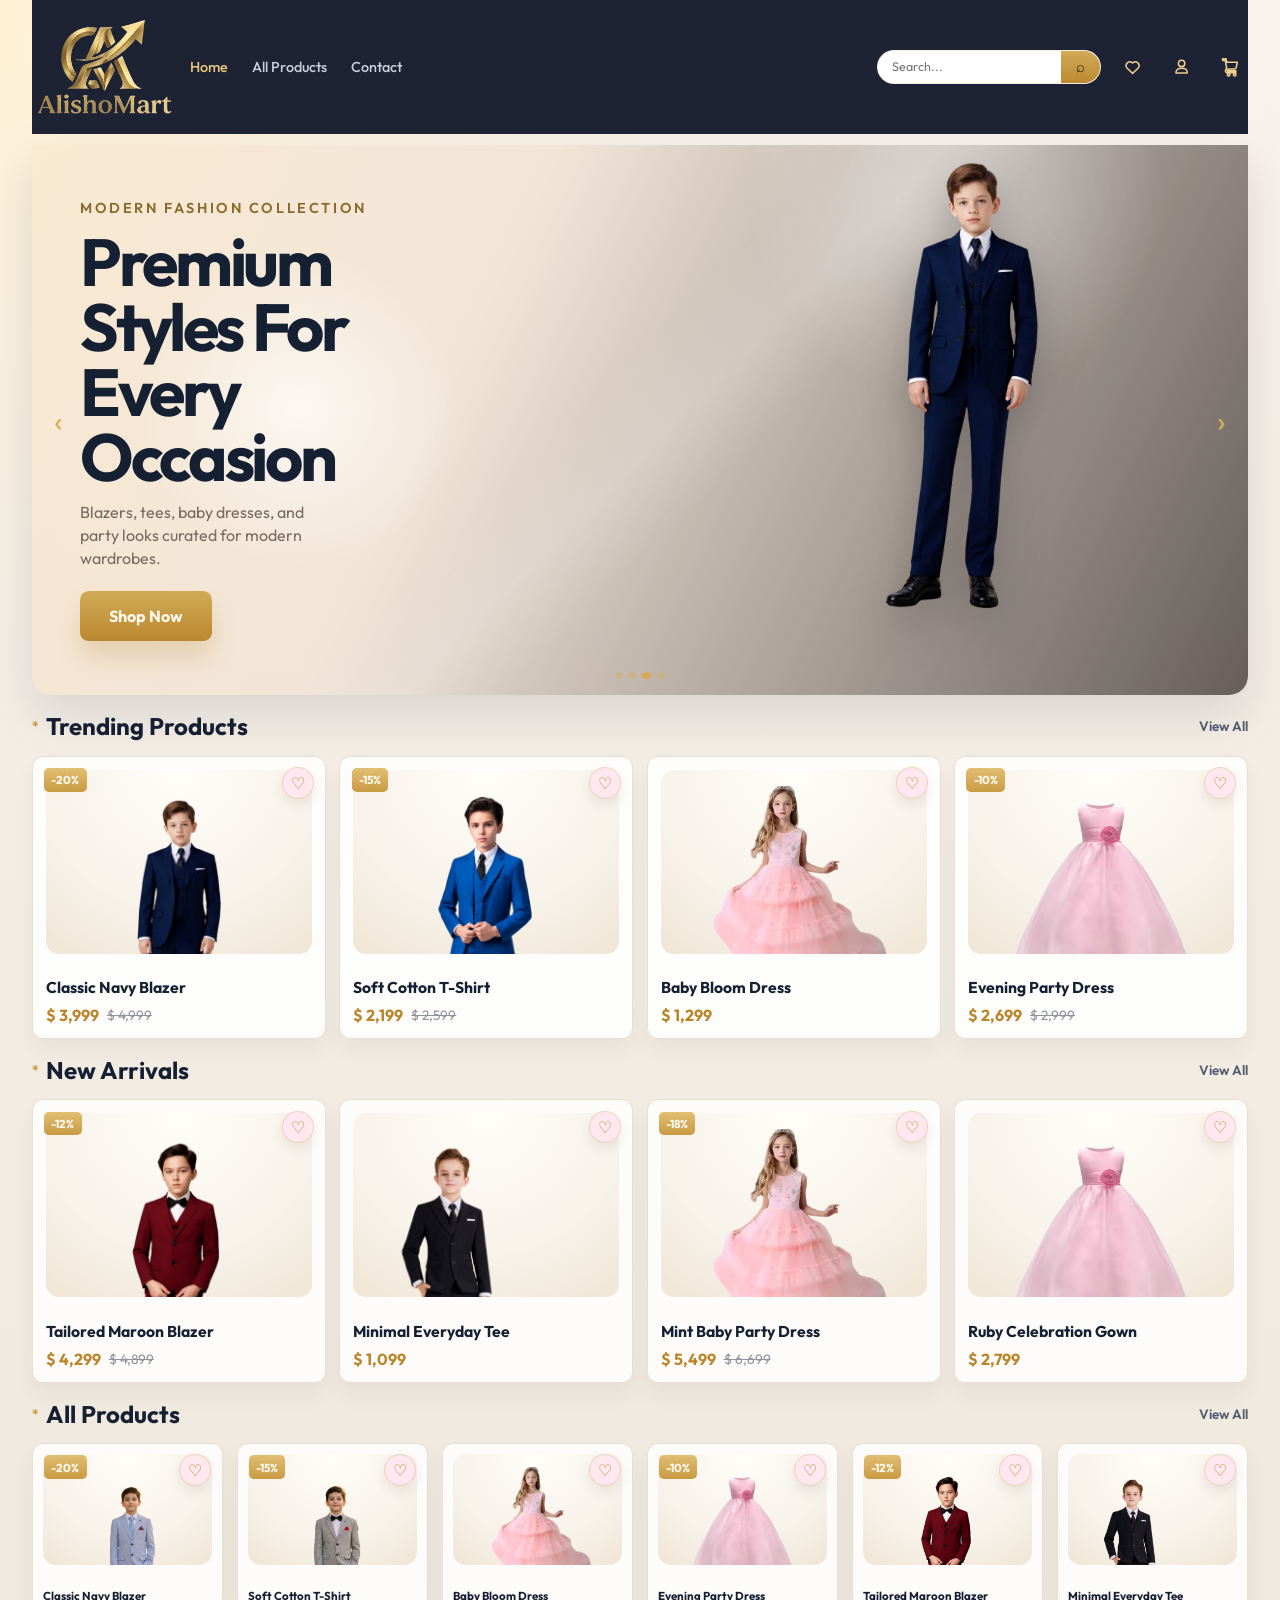
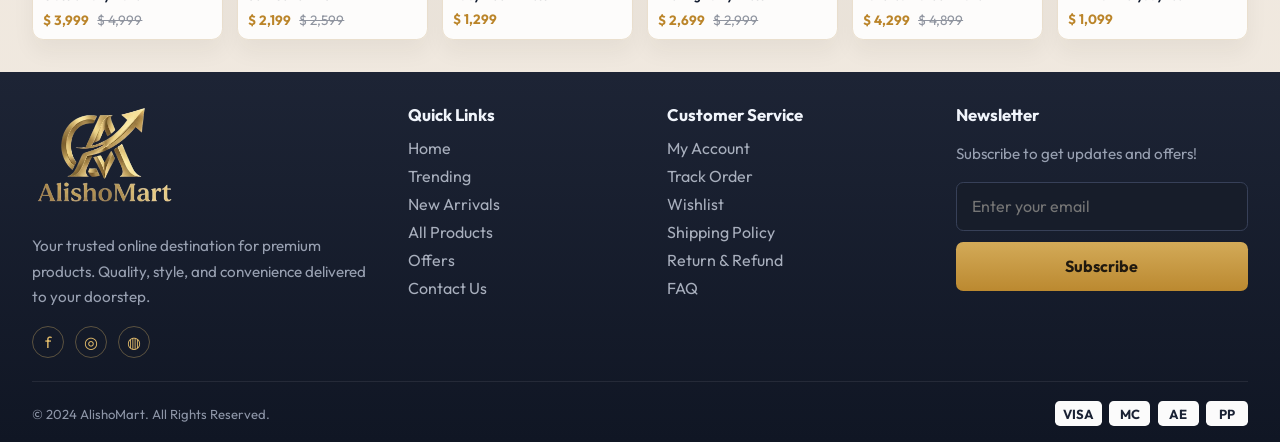
<file: index.html>
<!DOCTYPE html>
<html lang="en">
<head>
  <meta charset="UTF-8">
  <meta name="viewport" content="width=device-width, initial-scale=1.0">
  <title>AlishoMart | Modern Ecommerce Template</title>
  <link rel="preconnect" href="https://fonts.googleapis.com">
  <link rel="preconnect" href="https://fonts.gstatic.com" crossorigin>
  <link href="https://fonts.googleapis.com/css2?family=Outfit:wght@300;400;500;600;700;800&display=swap" rel="stylesheet">
  <link rel="stylesheet" href="styles.css">
</head>
<body>
  <div class="site-shell">
    <header class="site-header">
      <div class="brand-row container">
        <a class="brand brand-logo" href="/" aria-label="AlishoMart home">
          <img src="AlishomartLogo.png" alt="AlishoMart">
        </a>
        <form class="search-bar nav-search" action="#" method="get">
          <label class="sr-only" for="search-mobile">Search products</label>
          <input id="search-mobile" type="search" placeholder="Search..." aria-label="Search products">
          <button type="submit" aria-label="Search">
            <span>&#8981;</span>
          </button>
        </form>
        <div class="nav-wrap">
          
          <nav class="site-nav" aria-label="Primary">
            <a class="active" href="/gemini/home.html">Home</a>
      
            <a href="/allproducts">All Products</a>

            <a href="/contact">Contact</a>
          </nav>
          <form class="search-bar nav-search" action="#" method="get">
            <label class="sr-only" for="search-desktop">Search products</label>
            <input id="search-desktop" type="search" placeholder="Search..." aria-label="Search products">
            <button type="submit" aria-label="Search">
              <span>&#8981;</span>
            </button>
          </form>
        </div>
        <div class="header-actions" aria-label="Quick actions">
          <a href="#" aria-label="Wishlist">
            <svg viewBox="0 0 24 24" aria-hidden="true">
              <path d="M12 20.5 4.6 13.4A4.8 4.8 0 0 1 11.5 7l.5.6.5-.6a4.8 4.8 0 0 1 6.9 6.4L12 20.5Z"></path>
            </svg>
          </a>
          <a href="#" aria-label="Account">
            <svg viewBox="0 0 24 24" aria-hidden="true">
              <path d="M12 12a4 4 0 1 0-4-4 4 4 0 0 0 4 4Zm0 2c-4.2 0-7 2.1-7 5v1h14v-1c0-2.9-2.8-5-7-5Z"></path>
            </svg>
          </a>
          <a href="#" aria-label="Cart">
            <svg viewBox="0 0 24 24" aria-hidden="true">
              <path d="M7 6h13l-1.3 6.2a2 2 0 0 1-2 1.6H9.2L8.4 16h9.8v2H8.1a1.8 1.8 0 0 1-1.8-2.2L7.6 12 6 4H3V2h4l.7 4ZM10 22a1.5 1.5 0 1 1 0-3 1.5 1.5 0 0 1 0 3Zm7 0a1.5 1.5 0 1 1 0-3 1.5 1.5 0 0 1 0 3Z"></path>
            </svg>
          </a>
        </div>
      </div>
    </header>

    <main>
      <section class="hero">
        <div class="container hero-card">
          <div class="hero-copy">
            <p class="eyebrow">Modern Fashion Collection</p>
            <h1>Premium Styles For Every Occasion</h1>
            <p>Blazers, tees, baby dresses, and party looks curated for modern wardrobes.</p>
            <a class="cta-button" href="#">Shop Now</a>
          </div>

          <div class="hero-visual" aria-hidden="true">
            <img class="hero-model hero-feature" src="Kids/Blazer/Navy_Blue-removebg-preview.png" alt="Kids party dress">
          </div>

          <button class="hero-arrow prev" type="button" aria-label="Previous slide">&#8249;</button>
          <button class="hero-arrow next" type="button" aria-label="Next slide">&#8250;</button>

          <div class="hero-dots" aria-label="Slider pagination">
            <span></span>
            <span></span>
            <span class="active"></span>
            <span></span>
          </div>
        </div>
      </section>

      <section class="catalog-section trending-section container">
        <div class="section-header">
          <h2>Trending Products</h2>
          <a href="#">View All</a>
        </div>

        <div class="product-grid">
          <article class="product-card">
            <div class="badge">-20%</div>
            <button class="fav" type="button" aria-label="Save product">&#9825;</button>
            <div class="product-media">
              <img src="Kids/Blazer/Navy_Blue-removebg-preview.png" alt="Classic navy blazer for kids">
            </div>
            <div class="product-actions">
              <a href="#">Add to cart</a>
              <a href="#">Order Now</a>
            </div>
            <h3>Classic Navy Blazer</h3>
            <p class="price"><strong>$ 3,999</strong> <span>$ 4,999</span></p>
          </article>

          <article class="product-card">
            <div class="badge">-15%</div>
            <button class="fav" type="button" aria-label="Save product">&#9825;</button>
            <div class="product-media">
              <img src="Kids/Blazer/Royal_Blue-removebg-preview.png" alt="Royal blue kids blazer">
            </div>
            <div class="product-actions">
              <a href="#">Add to cart</a>
              <a href="#">Order Now</a>
            </div>
            <h3>Soft Cotton T-Shirt</h3>
            <p class="price"><strong>$ 2,199</strong> <span>$ 2,599</span></p>
          </article>

          <article class="product-card">
            <button class="fav" type="button" aria-label="Save product">&#9825;</button>
            <div class="product-media">
              <img src="Kids/pd1.png" alt="Baby bloom dress">
            </div>
            <div class="product-actions">
              <a href="#">Add to cart</a>
              <a href="#">Order Now</a>
            </div>
            <h3>Baby Bloom Dress</h3>
            <p class="price"><strong>$ 1,299</strong></p>
          </article>

          <article class="product-card">
            <div class="badge">-10%</div>
            <button class="fav" type="button" aria-label="Save product">&#9825;</button>
            <div class="product-media">
              <img src="Kids/pd2.png" alt="Evening party dress for kids">
            </div>
            <div class="product-actions">
              <a href="#">Add to cart</a>
              <a href="#">Order Now</a>
            </div>
            <h3>Evening Party Dress</h3>
            <p class="price"><strong>$ 2,699</strong> <span>$ 2,999</span></p>
          </article>
        </div>
      </section>

      <section class="catalog-section container">
        <div class="section-header">
          <h2>New Arrivals</h2>
          <a href="#">View All</a>
        </div>

        <div class="product-grid">
          <article class="product-card">
            <div class="badge">-12%</div>
            <button class="fav" type="button" aria-label="Save product">&#9825;</button>
            <div class="product-media">
              <img src="Kids/Blazer/Maroon-removebg-preview.png" alt="Tailored maroon blazer for kids">
            </div>
            <div class="product-actions">
              <a href="#">Add to cart</a>
              <a href="#">Order Now</a>
            </div>
            <h3>Tailored Maroon Blazer</h3>
            <p class="price"><strong>$ 4,299</strong> <span>$ 4,899</span></p>
          </article>

          <article class="product-card">
            <button class="fav" type="button" aria-label="Save product">&#9825;</button>
            <div class="product-media">
              <img src="Kids/Blazer/black-removebg-preview.png" alt="Minimal everyday top in black">
            </div>
            <div class="product-actions">
              <a href="#">Add to cart</a>
              <a href="#">Order Now</a>
            </div>
            <h3>Minimal Everyday Tee</h3>
            <p class="price"><strong>$ 1,099</strong></p>
          </article>

          <article class="product-card">
            <div class="badge">-18%</div>
            <button class="fav" type="button" aria-label="Save product">&#9825;</button>
            <div class="product-media">
              <img src="Kids/pd1.png" alt="Mint baby party dress">
            </div>
            <div class="product-actions">
              <a href="#">Add to cart</a>
              <a href="#">Order Now</a>
            </div>
            <h3>Mint Baby Party Dress</h3>
            <p class="price"><strong>$ 5,499</strong> <span>$ 6,699</span></p>
          </article>

          <article class="product-card">
            <button class="fav" type="button" aria-label="Save product">&#9825;</button>
            <div class="product-media">
              <img src="Kids/pd2.png" alt="Ruby celebration gown for kids">
            </div>
            <div class="product-actions">
              <a href="#">Add to cart</a>
              <a href="#">Order Now</a>
            </div>
            <h3>Ruby Celebration Gown</h3>
            <p class="price"><strong>$ 2,799</strong></p>
          </article>
        </div>
      </section>

      <section class="catalog-section all-products-section container">
        <div class="section-header">
          <h2>All Products</h2>
          <a href="#">View All</a>
        </div>

        <div class="product-grid compact">
          <article class="product-card compact-card">
            <div class="badge">-20%</div>
            <button class="fav" type="button" aria-label="Save product">&#9825;</button>
            <div class="product-media">
              <img src="Kids/Blazer/boy_standing_beside_table-removebg-preview.png" alt="Classic navy blazer for kids">
            </div>
            <div class="product-actions">
              <a href="#">Add to cart</a>
              <a href="#">Order Now</a>
            </div>
            <h3>Classic Navy Blazer</h3>
            <p class="price"><strong>$ 3,999</strong> <span>$ 4,999</span></p>
          </article>

          <article class="product-card compact-card">
            <div class="badge">-15%</div>
            <button class="fav" type="button" aria-label="Save product">&#9825;</button>
            <div class="product-media">
              <img src="Kids/Blazer/boy_standing_on_the_street_park-removebg-preview.png" alt="Soft cotton top for kids">
            </div>
            <div class="product-actions">
              <a href="#">Add to cart</a>
              <a href="#">Order Now</a>
            </div>
            <h3>Soft Cotton T-Shirt</h3>
            <p class="price"><strong>$ 2,199</strong> <span>$ 2,599</span></p>
          </article>

          <article class="product-card compact-card">
            <button class="fav" type="button" aria-label="Save product">&#9825;</button>
            <div class="product-media">
              <img src="Kids/pd1.png" alt="Baby bloom dress">
            </div>
            <div class="product-actions">
              <a href="#">Add to cart</a>
              <a href="#">Order Now</a>
            </div>
            <h3>Baby Bloom Dress</h3>
            <p class="price"><strong>$ 1,299</strong></p>
          </article>

          <article class="product-card compact-card">
            <div class="badge">-10%</div>
            <button class="fav" type="button" aria-label="Save product">&#9825;</button>
            <div class="product-media">
              <img src="Kids/pd2.png" alt="Evening party dress for kids">
            </div>
            <div class="product-actions">
              <a href="#">Add to cart</a>
              <a href="#">Order Now</a>
            </div>
            <h3>Evening Party Dress</h3>
            <p class="price"><strong>$ 2,699</strong> <span>$ 2,999</span></p>
          </article>

          <article class="product-card compact-card">
            <div class="badge">-12%</div>
            <button class="fav" type="button" aria-label="Save product">&#9825;</button>
            <div class="product-media">
              <img src="Kids/Blazer/Maroon-removebg-preview.png" alt="Tailored maroon blazer for kids">
            </div>
            <div class="product-actions">
              <a href="#">Add to cart</a>
              <a href="#">Order Now</a>
            </div>
            <h3>Tailored Maroon Blazer</h3>
            <p class="price"><strong>$ 4,299</strong> <span>$ 4,899</span></p>
          </article>

          <article class="product-card compact-card">
            <button class="fav" type="button" aria-label="Save product">&#9825;</button>
            <div class="product-media">
              <img src="Kids/Blazer/black-removebg-preview.png" alt="Minimal everyday top in black">
            </div>
            <div class="product-actions">
              <a href="#">Add to cart</a>
              <a href="#">Order Now</a>
            </div>
            <h3>Minimal Everyday Tee</h3>
            <p class="price"><strong>$ 1,099</strong></p>
          </article>
        </div>
      </section>
    </main>

    <footer class="site-footer">
      <div class="container footer-grid">
        <div>
          <a class="brand brand-logo footer-brand" href="#">
            <img src="AlishomartLogo.png" alt="AlishoMart">
          </a>
          <p class="footer-copy">Your trusted online destination for premium products. Quality, style, and convenience delivered to your doorstep.</p>
          <div class="socials">
            <a href="#" aria-label="Facebook">f</a>
            <a href="#" aria-label="Instagram">&#9678;</a>
            <a href="#" aria-label="TikTok">&#9677;</a>
          </div>
        </div>

        <div>
          <h3>Quick Links</h3>
          <ul>
            <li><a href="#">Home</a></li>
            <li><a href="#">Trending</a></li>
            <li><a href="#">New Arrivals</a></li>
            <li><a href="#">All Products</a></li>
            <li><a href="#">Offers</a></li>
            <li><a href="#">Contact Us</a></li>
          </ul>
        </div>

        <div>
          <h3>Customer Service</h3>
          <ul>
            <li><a href="#">My Account</a></li>
            <li><a href="#">Track Order</a></li>
            <li><a href="#">Wishlist</a></li>
            <li><a href="#">Shipping Policy</a></li>
            <li><a href="#">Return & Refund</a></li>
            <li><a href="#">FAQ</a></li>
          </ul>
        </div>

        <div>
          <h3>Newsletter</h3>
          <p class="newsletter-copy">Subscribe to get updates and offers!</p>
          <form class="newsletter" action="#" method="post">
            <label class="sr-only" for="newsletter-email">Email address</label>
            <input id="newsletter-email" type="email" placeholder="Enter your email">
            <button type="submit">Subscribe</button>
          </form>
        </div>
      </div>

      <div class="footer-bottom container">
        <p>&copy; 2024 AlishoMart. All Rights Reserved.</p>
        <div class="payments" aria-label="Payment methods">
          <span>VISA</span>
          <span>MC</span>
          <span>AE</span>
          <span>PP</span>
        </div>
      </div>
    </footer>
  </div>
</body>
</html>
</file>
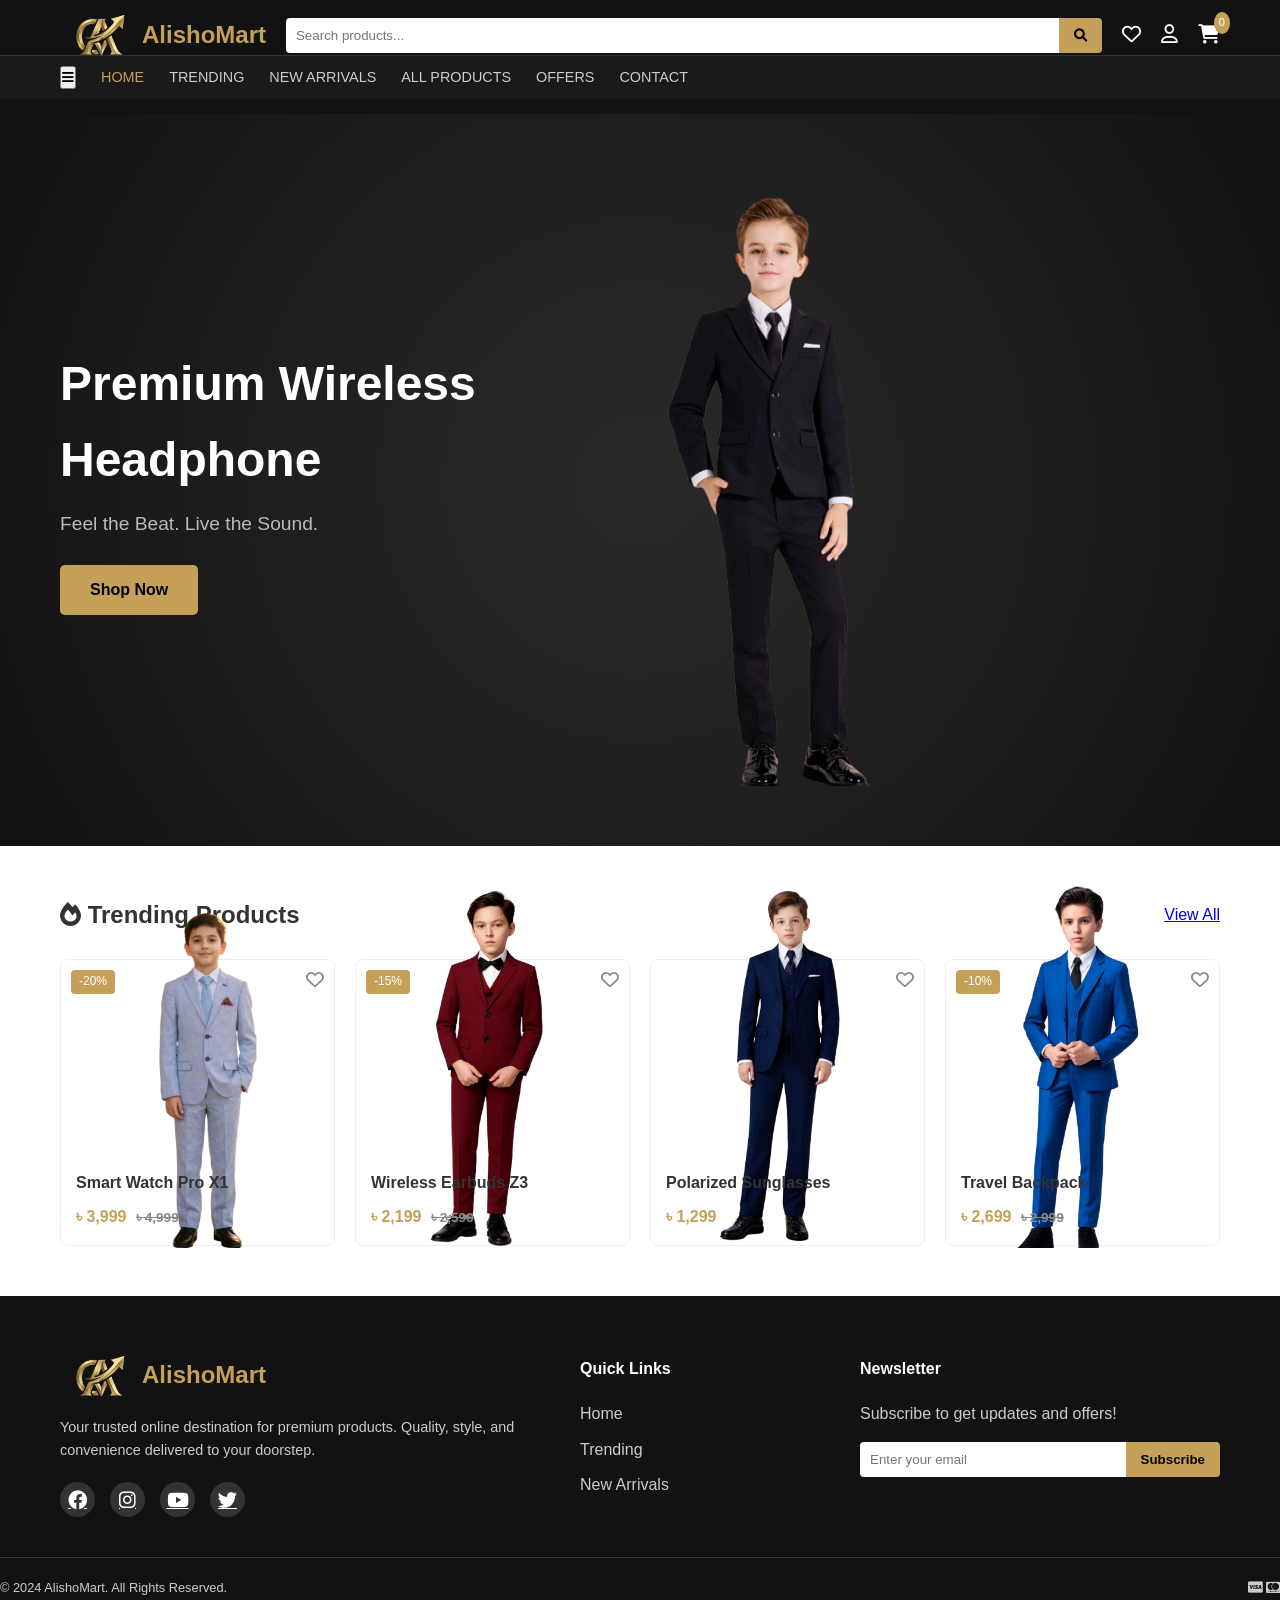
<file: gemini/home.html>
<!DOCTYPE html>
<html lang="en">
<head>
    <meta charset="UTF-8">
    <meta name="viewport" content="width=device-width, initial-scale=1.0">
    <title>AlishoMart | Premium Products</title>
    <link rel="stylesheet" href="style.css">
    <link rel="stylesheet" href="https://cdnjs.cloudflare.com/ajax/libs/font-awesome/6.0.0/css/all.min.css">
</head>
<body>

    <header class="main-header">
        <div class="container nav-wrapper">
            <div class="logo-section">
                <img src="Logo.png" alt="AlishoMart Logo" class="logo">
                <span class="brand-name">AlishoMart</span>
            </div>
            
            <div class="search-bar">
                <input type="text" placeholder="Search products...">
                <button type="submit"><i class="fas fa-search"></i></button>
            </div>

            <div class="user-actions">
                <a href="#"><i class="far fa-heart"></i></a>
                <a href="#"><i class="far fa-user"></i></a>
                <a href="#" class="cart-icon"><i class="fas fa-shopping-cart"></i><span class="badge">0</span></a>
            </div>
        </div>
        
        <nav class="category-nav">
            <div class="container nav-links">
                <button class="menu-toggle"><i class="fas fa-bars"></i></button>
                <a href="#" class="active">Home</a>
                <a href="#">Trending</a>
                <a href="#">New Arrivals</a>
                <a href="#">All Products</a>
                <a href="#">Offers</a>
                <a href="#">Contact</a>
            </div>
        </nav>
    </header>

    <section class="hero">
        <div class="container hero-grid">
            <div class="hero-content">
                <h1>Premium Wireless Headphone</h1>
                <p>Feel the Beat. Live the Sound.</p>
                <a href="#" class="btn-primary">Shop Now</a>
            </div>
            <div class="hero-image">
                <img src="./Kids/Blazer/black-removebg-preview.png" alt="Featured Product">
            </div>
        </div>
    </section>

    <main class="container">
        
        <section class="product-section">
            <div class="section-header">
                <h2><i class="fas fa-fire"></i> Trending Products</h2>
                <a href="#" class="view-all">View All</a>
            </div>
            <div class="product-grid">
                <div class="product-card">
                    <span class="discount">-20%</span>
                    <button class="wishlist-btn"><i class="far fa-heart"></i></button>
                    <div class="img-box"><img src="./Kids/Blazer/boy_standing_beside_table-removebg-preview.png" alt="Product"></div>
                    <h3>Smart Watch Pro X1</h3>
                    <div class="price">৳ 3,999 <span class="old-price">৳ 4,999</span></div>
                </div>
                <div class="product-card">
                    <span class="discount">-15%</span>
                    <button class="wishlist-btn"><i class="far fa-heart"></i></button>
                    <div class="img-box"><img src="./Kids/Blazer/Maroon-removebg-preview.png" alt="Product"></div>
                    <h3>Wireless Earbuds Z3</h3>
                    <div class="price">৳ 2,199 <span class="old-price">৳ 2,599</span></div>
                </div>
                <div class="product-card">
                    <button class="wishlist-btn"><i class="far fa-heart"></i></button>
                    <div class="img-box"><img src="./Kids/Blazer/Navy_Blue-removebg-preview.png" alt="Product"></div>
                    <h3>Polarized Sunglasses</h3>
                    <div class="price">৳ 1,299</div>
                </div>
                <div class="product-card">
                    <span class="discount">-10%</span>
                    <button class="wishlist-btn"><i class="far fa-heart"></i></button>
                    <div class="img-box"><img src="./Kids/Blazer/Royal_Blue-removebg-preview.png" alt="Product"></div>
                    <h3>Travel Backpack</h3>
                    <div class="price">৳ 2,699 <span class="old-price">৳ 2,999</span></div>
                </div>
            </div>
        </section>

    </main>

    <footer class="main-footer">
        <div class="container footer-grid">
            <div class="footer-brand">
                <div class="logo-section">
                    <img src="Logo.png" alt="Logo" class="logo">
                    <span class="brand-name">AlishoMart</span>
                </div>
                <p>Your trusted online destination for premium products. Quality, style, and convenience delivered to your doorstep.</p>
                <div class="social-icons">
                    <a href="#"><i class="fab fa-facebook"></i></a>
                    <a href="#"><i class="fab fa-instagram"></i></a>
                    <a href="#"><i class="fab fa-youtube"></i></a>
                    <a href="#"><i class="fab fa-twitter"></i></a>
                </div>
            </div>
            
            <div class="footer-links">
                <h4>Quick Links</h4>
                <ul>
                    <li><a href="#">Home</a></li>
                    <li><a href="#">Trending</a></li>
                    <li><a href="#">New Arrivals</a></li>
                </ul>
            </div>

            <div class="footer-newsletter">
                <h4>Newsletter</h4>
                <p>Subscribe to get updates and offers!</p>
                <form class="newsletter-form">
                    <input type="email" placeholder="Enter your email">
                    <button type="submit">Subscribe</button>
                </form>
            </div>
        </div>
        <div class="footer-bottom">
            <p>&copy; 2024 AlishoMart. All Rights Reserved.</p>
            <div class="payment-methods">
                <i class="fab fa-cc-visa"></i>
                <i class="fab fa-cc-mastercard"></i>
            </div>
        </div>
    </footer>

</body>
</html>
</file>
<file: styles.css>
:root {
  --bg: #f5f0e9;
  --surface: #ffffff;
  --surface-soft: #fbf7f2;
  --ink: #162033;
  --ink-soft: #576074;
  --line: #e7ddd0;
  --gold: #c89a3d;
  --gold-strong: #ae7f27;
  --gold-soft: #e7c98c;
  --shadow: 0 20px 50px rgba(17, 24, 39, 0.12);
  --radius-lg: 1.5rem;
  --radius-md: 1rem;
  --radius-sm: 0.75rem;
  --container: min(100% - 1rem, 76rem);
  --title-size: clamp(1.9rem, 5.5vw, 4.15rem);
  --h2-size: clamp(1.2rem, 2vw, 1.5rem);
  --text-size: clamp(0.92rem, 1.5vw, 1rem);
}

*,
*::before,
*::after {
  box-sizing: border-box;
}

html {
  scroll-behavior: smooth;
}

body {
  margin: 0;
  font-family: "Outfit", sans-serif;
  background:
    radial-gradient(circle at top left, rgba(255, 241, 210, 0.9), transparent 28%),
    linear-gradient(180deg, #f7f2eb 0%, #eee6dc 100%);
  color: var(--ink);
}

img {
  max-width: 100%;
  display: block;
}

a {
  color: inherit;
  text-decoration: none;
}

button,
input {
  font: inherit;
}

.sr-only {
  position: absolute;
  width: 1px;
  height: 1px;
  padding: 0;
  margin: -1px;
  overflow: hidden;
  clip: rect(0, 0, 0, 0);
  white-space: nowrap;
  border: 0;
}

.container {
  width: var(--container);
  margin-inline: auto;
}

.site-shell {
  min-height: 100vh;
}

.site-header {
  position: sticky;
  top: 0;
  z-index: 20;
  backdrop-filter: blur(18px);
}

.brand-row {
  display: flex;
  justify-content: space-between;
  gap: 0.9rem;
  align-items: center;
  padding: 0.85rem 0 0.9rem;
  background: rgba(20, 27, 44, 0.96);
  flex-wrap: wrap;
}

.brand {
  display: inline-flex;
  align-items: center;
}

.brand-logo img {
  display: block;
  width: clamp(6.75rem, 18vw, 9rem);
  height: auto;
}

.search-bar {
  display: grid;
  grid-template-columns: 1fr 2.4rem;
  background: #fff;
  border-radius: 999px;
  overflow: hidden;
  border: 1px solid rgba(200, 154, 61, 0.2);
  min-width: 0;
}

.search-bar input {
  min-width: 0;
  border: 0;
  padding: 0.52rem 0.8rem 0.52rem 0.9rem;
  color: var(--ink);
  background: transparent;
  font-size: 0.78rem;
}

.search-bar button {
  border: 0;
  background: linear-gradient(180deg, #d3aa58 0%, #bb8930 100%);
  color: #20190f;
  cursor: pointer;
  font-size: 0.92rem;
}

.header-actions {
  display: inline-flex;
  justify-content: flex-end;
  gap: 0.85rem;
}

.header-actions a {
  display: grid;
  place-items: center;
  width: 2.2rem;
  height: 2.2rem;
  color: #efcf8f;
}

.header-actions svg {
  width: 1.2rem;
  height: 1.2rem;
  fill: none;
  stroke: currentColor;
  stroke-width: 1.8;
  stroke-linecap: round;
  stroke-linejoin: round;
}

.header-actions a:last-child svg {
  width: 1.3rem;
  height: 1.3rem;
}

.nav-wrap {
  display: none;
  align-items: center;
  gap: 1rem;
  padding: 0;
  flex-wrap: wrap;
  flex: 1 1 100%;
  order: 3;
  border-top: 1px solid rgba(255, 255, 255, 0.06);
  padding-top: 0.75rem;
}

.menu-toggle {
  border: 0;
  background: transparent;
  color: #e4c17a;
  font-size: 1rem;
  padding: 0;
}

.site-nav {
  display: flex;
  gap: 1rem;
  overflow-x: auto;
  scrollbar-width: none;
  flex: 1 1 14rem;
}

.site-nav::-webkit-scrollbar {
  display: none;
}

.site-nav a {
  color: #c9cfdb;
  white-space: nowrap;
  font-size: 0.8rem;
  font-weight: 500;
}

.nav-search {
  width: 100%;
  max-width: 15rem;
}

.brand-row > .nav-search {
  display: grid;
  flex: 0 1 10rem;
  max-width: 10rem;
  margin-left: auto;
}

@media (max-width: 479.98px) {
  .brand-row > .nav-search {
    display: none;
  }

  .hero-card {
    min-height: 18rem;
    gap: 0.45rem;
    padding: 1.2rem 0.85rem 2.9rem;
  }

  .eyebrow {
    margin-bottom: 0.45rem;
    font-size: clamp(0.58rem, 2.1vw, 0.7rem);
    letter-spacing: 0.12em;
  }

  .hero-copy h1 {
    max-width: 7ch;
    font-size: clamp(1.15rem, 5vw, 1.55rem);
    line-height: 1.02;
  }

  .hero-copy p:not(.eyebrow) {
    max-width: 16ch;
    margin: 0.55rem 0 1rem;
    font-size: clamp(0.66rem, 2.45vw, 0.82rem);
    line-height: 1.35;
  }

  .cta-button {
    min-width: 6.5rem;
    padding: 0.7rem 0.95rem;
    font-size: 0.78rem;
  }

  .hero-visual {
    min-height: 11.5rem;
  }

  .hero-feature {
    width: min(100%, 12rem);
    max-height: 12.25rem;
    right: -0.1rem;
  }
}

@media (min-width: 421px) and (max-width: 480px) {
  .trending-section .product-grid,
  .all-products-section .product-grid {
    grid-template-columns: repeat(2, minmax(0, 1fr));
  }

  .trending-section .product-card,
  .all-products-section .product-card {
    padding: 0.68rem;
  }

  .trending-section .product-media,
  .all-products-section .product-media {
    height: 8.8rem;
  }

  .trending-section .product-card h3,
  .all-products-section .product-card h3 {
    font-size: clamp(0.7rem, 1.7vw, 0.82rem);
    line-height: 1.2;
  }

  .trending-section .price,
  .all-products-section .price {
    gap: 0.3rem;
    font-size: 0.74rem;
  }

  .trending-section .price strong,
  .all-products-section .price strong {
    font-size: 0.8rem;
  }

  .trending-section .price span,
  .all-products-section .price span {
    font-size: 0.7rem;
  }

  .trending-section .product-actions a,
  .all-products-section .product-actions a {
    min-height: 1.8rem;
    padding: 0.4rem 0.35rem;
    font-size: 0.62rem;
  }
}

.site-nav a.active,
.site-nav a:hover {
  color: #e9c87f;
}

.hero {
  padding: 0.7rem 0 0;
}

.hero-card {
  position: relative;
  overflow: hidden;
  border-radius: 0;
  background:
    linear-gradient(115deg, rgba(248, 232, 208, 0.94) 0%, rgba(241, 228, 215, 0.94) 36%, rgba(58, 49, 49, 0.76) 100%),
    radial-gradient(circle at 24% 50%, rgba(255, 255, 255, 0.65), transparent 32%);
  min-height: 20rem;
  display: grid;
  grid-template-columns: minmax(0, 1.05fr) minmax(0, 0.95fr);
  align-items: center;
  gap: 0.75rem;
  padding: 1.5rem 1rem 3.25rem;
  box-shadow: var(--shadow);
}

.hero-card::before {
  content: "";
  position: absolute;
  inset: 0;
  background:
    radial-gradient(circle at 22% 48%, rgba(255, 255, 255, 0.7), transparent 16%),
    radial-gradient(circle at 76% 8%, rgba(255, 255, 255, 0.4), transparent 20%),
    linear-gradient(135deg, transparent 46%, rgba(255, 255, 255, 0.17) 52%, transparent 58%);
  pointer-events: none;
}

.hero-copy,
.hero-visual {
  position: relative;
  z-index: 1;
  min-width: 0;
}

.eyebrow {
  margin: 0 0 0.75rem;
  font-size: clamp(0.74rem, 1.7vw, 0.9rem);
  font-weight: 600;
  letter-spacing: 0.18em;
  text-transform: uppercase;
  color: #8b6a2c;
}

.hero-copy h1 {
  max-width: 8ch;
  margin: 0;
  font-size: var(--title-size);
  line-height: 0.98;
  letter-spacing: -0.05em;
}

.hero-copy p:not(.eyebrow) {
  max-width: 18ch;
  margin: 0.75rem 0 1.25rem;
  color: #776b61;
  font-size: clamp(0.78rem, 1.9vw, 1.12rem);
  line-height: 1.45;
}

.cta-button {
  display: inline-flex;
  align-items: center;
  justify-content: center;
  min-width: 8.25rem;
  padding: 0.95rem 1.4rem;
  border-radius: 0.55rem;
  font-weight: 700;
  color: #fff8ec;
  background: linear-gradient(180deg, #d2ab57, #bb8830);
  box-shadow: 0 16px 24px rgba(176, 123, 37, 0.22);
}

.hero-visual {
  margin-top: 0;
  min-height: 14rem;
}

.hero-model {
  position: absolute;
  right: 0;
  bottom: 0.35rem;
  width: min(100%, 15rem);
  max-height: 15rem;
  object-fit: contain;
  object-position: center bottom;
  filter: drop-shadow(0 1rem 1.4rem rgba(18, 17, 19, 0.28));
}

.hero-feature {
  left: auto;
  right: -0.25rem;
  transform: none;
  width: min(100%, 15rem);
  max-width: 100%;
}

.product-media {
  position: relative;
  height: 11.5rem;
  border-radius: 0.8rem;
  background:
    radial-gradient(circle at top, #fffef8 0%, #f7f2ea 62%, #f0e5d5 100%);
  display: grid;
  place-items: center;
  margin-bottom: 0.8rem;
  overflow: hidden;
}

.product-media img {
  width: 86%;
  height: 86%;
  object-fit: contain;
  object-position: center bottom;
  display: block;
  margin: auto;
}

.hero-arrow {
  position: absolute;
  top: 50%;
  transform: translateY(-50%);
  border: 0;
  background: transparent;
  color: #d8ae59;
  font-size: 2rem;
  cursor: pointer;
  z-index: 1;
}

.hero-arrow.prev {
  left: 0.3rem;
}

.hero-arrow.next {
  right: 0.3rem;
}

.hero-dots {
  position: absolute;
  left: 50%;
  bottom: 1rem;
  transform: translateX(-50%);
  display: flex;
  gap: 0.35rem;
  z-index: 1;
}

.hero-dots span {
  width: 0.45rem;
  height: 0.45rem;
  border-radius: 50%;
  background: rgba(213, 171, 88, 0.45);
}

.hero-dots span.active {
  width: 0.65rem;
  background: #d5ab58;
}

.catalog-section {
  padding: 1rem 0 0;
}

.section-header {
  display: flex;
  align-items: center;
  justify-content: space-between;
  gap: 1rem;
  margin-bottom: 0.9rem;
}

.section-header h2 {
  margin: 0;
  font-size: var(--h2-size);
  display: flex;
  align-items: center;
  gap: 0.45rem;
}

.section-header h2::before {
  content: "*";
  color: var(--gold);
  font-size: 0.85rem;
}

.section-header a {
  color: #515a6e;
  font-size: 0.85rem;
  font-weight: 600;
}

.product-grid {
  display: grid;
  grid-template-columns: 1fr;
  gap: 0.85rem;
}

.product-card {
  position: relative;
  background: rgba(255, 255, 255, 0.88);
  border: 1px solid #eadfce;
  border-radius: 0.7rem;
  padding: 0.8rem;
  box-shadow: 0 12px 22px rgba(38, 30, 21, 0.05);
  overflow: hidden;
  transition: transform 0.38s cubic-bezier(0.22, 1, 0.36, 1), box-shadow 0.38s cubic-bezier(0.22, 1, 0.36, 1), border-color 0.38s ease;
}

.product-card:hover {
  transform: translateY(-0.3rem);
  border-color: rgba(200, 154, 61, 0.45);
  box-shadow: 0 18px 30px rgba(38, 30, 21, 0.12);
}

.badge {
  position: absolute;
  left: 0.7rem;
  top: 0.7rem;
  z-index: 1;
  background: linear-gradient(180deg, #e1bf74, #c99a43);
  color: #fffaf0;
  font-size: 0.72rem;
  font-weight: 700;
  padding: 0.28rem 0.45rem;
  border-radius: 0.3rem;
}

.fav {
  position: absolute;
  right: 0.7rem;
  top: 0.65rem;
  display: grid;
  place-items: center;
  width: 2rem;
  height: 2rem;
  border: 1px solid rgba(200, 154, 61, 0.28);
  border-radius: 50%;
  background: #ffe8ef;
  color: #b87917;
  font-size: 1rem;
  z-index: 1;
  box-shadow: 0 0.35rem 0.8rem rgba(24, 20, 15, 0.08);
  transition: color 0.35s ease, transform 0.35s cubic-bezier(0.22, 1, 0.36, 1), background-color 0.35s ease, border-color 0.35s ease, box-shadow 0.35s ease;
}

.product-card:hover .fav {
  background: #ffdbe7;
  border-color: rgba(200, 146, 47, 0.46);
  color: #d08a18;
  transform: scale(1.08);
  box-shadow: 0 0.5rem 1rem rgba(187, 137, 48, 0.18);
}

.product-card h3 {
  margin: 0 0 0.45rem;
  font-size: 0.98rem;
  line-height: 1.25;
}

.product-actions {
  display: grid;
  grid-template-columns: 1fr 1fr;
  gap: 0.45rem;
  margin: 0 0 0.75rem;
  max-height: 0;
  opacity: 0;
  overflow: hidden;
  visibility: hidden;
  transform: translateY(-0.45rem);
  transition:
    max-height 0.42s cubic-bezier(0.22, 1, 0.36, 1),
    opacity 0.3s ease,
    transform 0.42s cubic-bezier(0.22, 1, 0.36, 1),
    margin 0.35s ease,
    visibility 0s linear 0.42s;
}

.product-actions a {
  display: inline-flex;
  align-items: center;
  justify-content: center;
  min-height: 2rem;
  padding: 0.5rem 0.6rem;
  border-radius: 0.45rem;
  font-size: 0.74rem;
  font-weight: 600;
  line-height: 1;
  white-space: nowrap;
  transition: transform 0.28s ease, background 0.3s ease, color 0.3s ease, border-color 0.3s ease, box-shadow 0.3s ease;
}

.product-actions a:first-child {
  background: rgba(200, 154, 61, 0.12);
  border: 1px solid rgba(200, 154, 61, 0.34);
  color: #9f6e1e;
}

.product-actions a:last-child {
  background: linear-gradient(180deg, #d3aa58 0%, #bb8930 100%);
  color: #20190f;
}

.product-actions a:hover {
  transform: translateY(-0.08rem);
  box-shadow: 0 0.55rem 1rem rgba(187, 137, 48, 0.16);
}

.product-card:hover .product-actions,
.product-card:focus-within .product-actions {
  max-height: 5rem;
  opacity: 1;
  visibility: visible;
  margin: 0 0 0.75rem;
  transform: translateY(0);
  transition-delay: 0s, 0.06s, 0.06s, 0s, 0s;
}

.price {
  margin: 0;
  display: flex;
  gap: 0.5rem;
  flex-wrap: wrap;
  align-items: center;
  font-size: 0.96rem;
}

.price strong {
  font-size: 1rem;
  color: #bb852a;
}

.price span {
  color: #8f949f;
  text-decoration: line-through;
  font-size: 0.85rem;
}

.compact .product-media {
  height: 8.4rem;
}

.compact .product-media img {
  width: 82%;
  height: 82%;
}

.compact-card h3 {
  font-size: 0.82rem;
}

.compact-card .price {
  font-size: 0.82rem;
}

.compact-card .product-actions {
  grid-template-columns: 1fr 1fr;
}

.compact-card .product-actions a {
  min-height: 1.8rem;
  padding: 0.42rem 0.4rem;
  font-size: 0.64rem;
  letter-spacing: 0.01em;
}

.product-media img {
  transition: transform 0.42s cubic-bezier(0.22, 1, 0.36, 1), filter 0.42s ease;
}

.product-card:hover .product-media img,
.product-card:focus-within .product-media img {
  transform: scale(0.97);
  filter: saturate(1.02);
}

.site-footer {
  margin-top: 2rem;
  padding: 2rem 0 1rem;
  color: #cbd1dc;
  background:
    linear-gradient(180deg, #1d2435 0%, #101624 100%);
}

.footer-grid {
  display: grid;
  gap: 1.6rem;
}

.footer-brand {
  margin-bottom: 0.7rem;
}

.footer-copy,
.newsletter-copy {
  color: #98a0b1;
  line-height: 1.7;
  font-size: 0.95rem;
}

.site-footer h3 {
  margin: 0 0 0.8rem;
  color: #f0f4fb;
  font-size: 1.05rem;
}

.site-footer ul {
  list-style: none;
  padding: 0;
  margin: 0;
  display: grid;
  gap: 0.5rem;
}

.site-footer li a {
  color: #a8afbd;
}

.socials {
  display: flex;
  gap: 0.7rem;
  margin-top: 1rem;
}

.socials a {
  display: grid;
  place-items: center;
  width: 2rem;
  height: 2rem;
  border-radius: 50%;
  color: #e0ba6a;
  border: 1px solid rgba(224, 186, 106, 0.35);
}

.newsletter {
  display: grid;
  gap: 0.7rem;
}

.newsletter input {
  border: 1px solid #374058;
  border-radius: 0.45rem;
  background: #171d2a;
  color: #fff;
  padding: 0.85rem 0.95rem;
}

.newsletter button {
  border: 0;
  border-radius: 0.45rem;
  padding: 0.9rem 1rem;
  font-weight: 700;
  color: #20190f;
  background: linear-gradient(180deg, #d3aa58 0%, #bb8930 100%);
}

.footer-bottom {
  display: grid;
  gap: 0.9rem;
  align-items: center;
  padding-top: 1.2rem;
  margin-top: 1.4rem;
  border-top: 1px solid rgba(255, 255, 255, 0.08);
  font-size: 0.82rem;
}

.footer-bottom p {
  margin: 0;
  color: #8d95a7;
}

.payments {
  display: flex;
  gap: 0.45rem;
  flex-wrap: wrap;
}

.payments span {
  min-width: 2.6rem;
  padding: 0.3rem 0.5rem;
  border-radius: 0.3rem;
  text-align: center;
  background: #fbfbfb;
  color: #1a2234;
  font-weight: 700;
}

@media (min-width: 481px) {
  .brand-row {
    flex-wrap: nowrap;
  }

  .brand-row > .nav-search {
    flex: 0 1 11rem;
    max-width: 11rem;
  }

  .hero-card {
    min-height: 23rem;
    grid-template-columns: minmax(0, 1fr) minmax(0, 1fr);
    padding-inline: 1.5rem;
  }

  .hero-copy p:not(.eyebrow) {
    max-width: 24ch;
  }

  .hero-feature {
    width: min(100%, 18rem);
    max-height: 18rem;
  }

  .product-grid {
    grid-template-columns: repeat(2, minmax(0, 1fr));
  }
}

@media (min-width: 768px) {
  .brand-row {
    flex-wrap: nowrap;
  }

  .brand-row > .nav-search {
    flex-basis: 12.5rem;
    max-width: 12.5rem;
  }

  .header-actions {
    flex: 0 0 auto;
  }

  .hero-card {
    min-height: 30rem;
    grid-template-columns: minmax(0, 1fr) minmax(0, 1fr);
    padding: 3rem 2.2rem 3.1rem;
    border-radius: 0 0 1.2rem 1.2rem;
  }

  .hero-copy h1 {
    max-width: 9ch;
  }

  .hero-visual {
    min-height: 24rem;
    margin-top: 0;
  }

  .hero-feature {
    right: -0.35rem;
    bottom: -0.35rem;
    width: min(100%, 28rem);
    max-height: 25rem;
  }

  .hero-arrow.prev {
    left: 1rem;
  }

  .hero-arrow.next {
    right: 1rem;
  }

  .product-grid {
    grid-template-columns: repeat(3, minmax(0, 1fr));
  }

  .compact {
    grid-template-columns: repeat(3, minmax(0, 1fr));
  }

  .footer-grid {
    grid-template-columns: 1.2fr 0.8fr 0.9fr 1fr;
  }

  .footer-bottom {
    grid-template-columns: 1fr auto;
  }
}

@media (min-width: 992px) {
  .brand-row {
    padding: 1rem 0;
  }

  .brand-row > .nav-search {
    display: none;
  }

  .nav-wrap {
    display: flex;
    flex-wrap: nowrap;
    flex: 1 1 auto;
    order: 0;
    border-top: 0;
    padding-top: 0;
    min-width: 0;
  }

  .site-nav {
    gap: 1.5rem;
  }

  .site-nav a {
    font-size: 0.9rem;
  }

  .nav-search {
    width: min(100%, 14rem);
  }

  .hero-card {
    padding: 3.35rem 3rem 3.4rem;
    min-height: 34rem;
  }

  .hero-copy p:not(.eyebrow) {
    font-size: clamp(1rem, 1.2vw, 1.1rem);
  }

  .hero-feature {
    right: -1.2rem;
    width: min(100%, 31rem);
    max-height: 29rem;
  }

  .product-grid {
    grid-template-columns: repeat(4, minmax(0, 1fr));
  }

  .compact {
    grid-template-columns: repeat(6, minmax(0, 1fr));
  }

  .compact .product-media {
    height: 6.9rem;
  }

  .compact-card {
    padding: 0.65rem;
  }

  .compact-card h3 {
    font-size: 0.72rem;
  }

  .compact-card .price strong {
    font-size: 0.84rem;
  }
}
</file>
<file: gemini/style.css>
/* --- Variables & Reset --- */
:root {
    --primary-gold: #c5a059;
    --dark-bg: #121212;
    --light-bg: #f9f9f9;
    --text-main: #333;
    --text-muted: #888;
    --white: #ffffff;
    --transition: 0.3s ease;
}

* {
    margin: 0;
    padding: 0;
    box-sizing: border-box;
}

body {
    font-family: 'Segoe UI', Roboto, Helvetica, Arial, sans-serif;
    line-height: 1.6;
    color: var(--text-main);
    background-color: var(--white);
}

.container {
    max-width: 1200px;
    margin: 0 auto;
    padding: 0 20px;
}

img { max-width: 100%; display: block; }

/* --- Header & Nav --- */
.main-header {
    background: var(--dark-bg);
    color: var(--white);
    padding: 15px 0;
}

.nav-wrapper {
    display: flex;
    justify-content: space-between;
    align-items: center;
    gap: 20px;
    flex-wrap: wrap;
}

.logo-section {
    display: flex;
    align-items: center;
    gap: 10px;
}

.logo { height: 40px; }
.brand-name { 
    font-size: 1.5rem; 
    font-weight: bold; 
    color: var(--primary-gold); 
}

.search-bar {
    flex: 1;
    min-width: 250px;
    display: flex;
}

.search-bar input {
    width: 100%;
    padding: 10px;
    border: none;
    border-radius: 4px 0 0 4px;
}

.search-bar button {
    background: var(--primary-gold);
    border: none;
    padding: 0 15px;
    border-radius: 0 4px 4px 0;
    cursor: pointer;
}

.user-actions {
    display: flex;
    gap: 20px;
    font-size: 1.2rem;
}

.user-actions a { color: var(--white); text-decoration: none; position: relative; }

.badge {
    position: absolute;
    top: -8px;
    right: -10px;
    background: var(--primary-gold);
    font-size: 0.7rem;
    padding: 2px 5px;
    border-radius: 50%;
}

.category-nav {
    background: #1a1a1a;
    border-top: 1px solid #333;
    padding: 10px 0;
}

.nav-links {
    display: flex;
    gap: 25px;
}

.nav-links a {
    color: #ccc;
    text-decoration: none;
    font-size: 0.9rem;
    text-transform: uppercase;
}

.nav-links a.active { color: var(--primary-gold); }

/* --- Hero Section --- */
.hero {
    background: radial-gradient(circle, #2a2a2a 0%, #121212 100%);
    color: var(--white);
    padding: 60px 0;
}

.hero-grid {
    display: grid;
    grid-template-columns: 1fr 1fr;
    align-items: center;
}

.hero-content h1 {
    font-size: 3rem;
    margin-bottom: 10px;
}

.hero-content p {
    font-size: 1.2rem;
    color: #bbb;
    margin-bottom: 25px;
}

.btn-primary {
    background: var(--primary-gold);
    color: #000;
    padding: 12px 30px;
    text-decoration: none;
    font-weight: bold;
    border-radius: 5px;
    display: inline-block;
}

/* --- Product Cards --- */
.product-section { margin: 50px 0; }

.section-header {
    display: flex;
    justify-content: space-between;
    align-items: center;
    margin-bottom: 25px;
}

.product-grid {
    display: grid;
    grid-template-columns: repeat(auto-fill, minmax(230px, 1fr));
    gap: 20px;
}

.product-card {
    background: #fff;
    border: 1px solid #eee;
    padding: 15px;
    position: relative;
    border-radius: 8px;
    transition: var(--transition);
}

.product-card:hover { transform: translateY(-5px); box-shadow: 0 10px 20px rgba(0,0,0,0.05); }

.discount {
    position: absolute;
    top: 10px; left: 10px;
    background: var(--primary-gold);
    color: #fff;
    font-size: 0.75rem;
    padding: 2px 8px;
    border-radius: 4px;
}

.wishlist-btn {
    position: absolute;
    top: 10px; right: 10px;
    background: none; border: none;
    font-size: 1.1rem; cursor: pointer;
    color: var(--text-muted);
}

.img-box {
    height: 180px;
    display: flex;
    align-items: center;
    justify-content: center;
    margin-bottom: 15px;
}

.product-card h3 { font-size: 1rem; margin-bottom: 8px; }

.price { color: var(--primary-gold); font-weight: bold; }

.old-price {
    text-decoration: line-through;
    color: var(--text-muted);
    font-size: 0.85rem;
    margin-left: 5px;
}

/* --- Footer --- */
.main-footer {
    background: var(--dark-bg);
    color: #ccc;
    padding: 60px 0 20px;
    margin-top: 50px;
}

.footer-grid {
    display: grid;
    grid-template-columns: 2fr 1fr 1.5fr;
    gap: 40px;
    margin-bottom: 40px;
}

.footer-brand p { margin: 20px 0; font-size: 0.9rem; }

.social-icons { display: flex; gap: 15px; }

.social-icons a {
    color: var(--white);
    font-size: 1.2rem;
    background: #333;
    width: 35px; height: 35px;
    display: flex; align-items: center; justify-content: center;
    border-radius: 50%;
}

.footer-links h4, .footer-newsletter h4 {
    color: var(--white);
    margin-bottom: 20px;
}

.footer-links ul { list-style: none; }
.footer-links li { margin-bottom: 10px; }
.footer-links a { color: #ccc; text-decoration: none; }

.newsletter-form { display: flex; margin-top: 15px; }
.newsletter-form input {
    padding: 10px;
    border-radius: 4px 0 0 4px;
    border: none;
    flex: 1;
}
.newsletter-form button {
    background: var(--primary-gold);
    border: none;
    padding: 0 15px;
    border-radius: 0 4px 4px 0;
    cursor: pointer;
    font-weight: bold;
}

.footer-bottom {
    border-top: 1px solid #333;
    padding-top: 20px;
    display: flex;
    justify-content: space-between;
    font-size: 0.8rem;
}

/* --- Responsive Breakpoints --- */

/* Mobile (320px - 480px) */
@media (max-width: 480px) {
    .hero-grid { grid-template-columns: 1fr; text-align: center; }
    .hero-content h1 { font-size: 2rem; }
    .footer-grid { grid-template-columns: 1fr; }
    .search-bar { order: 3; width: 100%; }
    .nav-links { display: none; } /* Hide menu or use a drawer */
}

/* Tab (768px - 992px) */
@media (max-width: 992px) {
    .hero-content h1 { font-size: 2.5rem; }
    .footer-grid { grid-template-columns: 1fr 1fr; }
}
</file>
